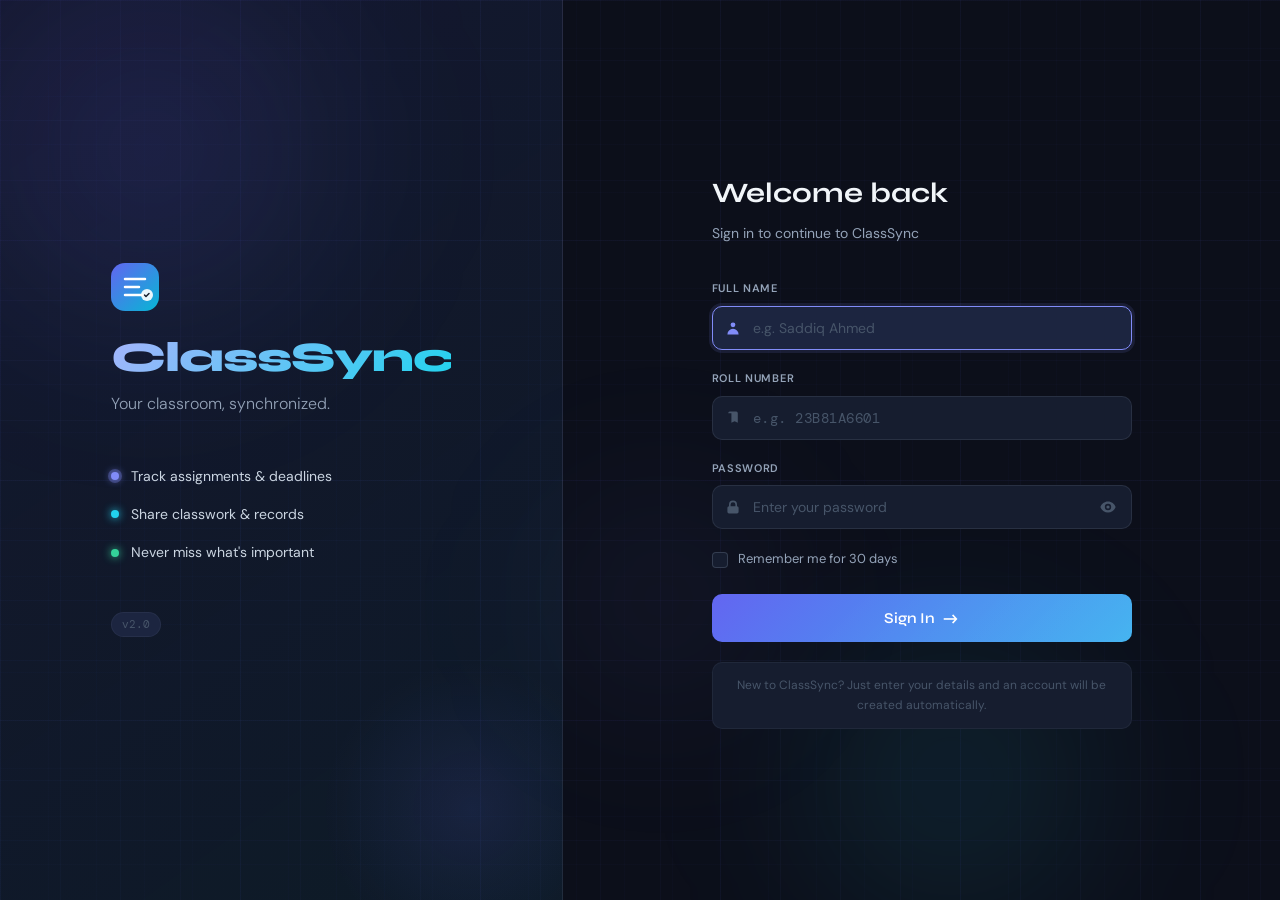
<file: frontend/index.html>
<!DOCTYPE html>
<html lang="en">
<head>
<meta charset="UTF-8">
<meta name="viewport" content="width=device-width, initial-scale=1.0">
<title>ClassSync — Dashboard</title>
<link href="https://fonts.googleapis.com/css2?family=Syne:wght@400;500;600;700;800&family=DM+Mono:wght@400;500&family=DM+Sans:wght@300;400;500;600&display=swap" rel="stylesheet">
<link rel="stylesheet" href="style.css">
</head>
<body>

<div class="sidebar-overlay" id="sidebarOverlay" onclick="closeSidebar()"></div>

<div class="app-layout">

  <!-- SIDEBAR -->
  <aside class="sidebar" id="sidebar">
    <div class="sidebar-header">
      <div class="sidebar-logo">
        <svg width="32" height="32" viewBox="0 0 48 48" fill="none">
          <rect width="48" height="48" rx="13" fill="url(#sgrad)"/>
          <path d="M14 16h20M14 24h14M14 32h18" stroke="white" stroke-width="2.5" stroke-linecap="round"/>
          <circle cx="36" cy="32" r="6" fill="white" fill-opacity="0.9"/>
          <path d="M33.5 32l1.5 1.5 3-3" stroke="#1a1f2e" stroke-width="1.5" stroke-linecap="round" stroke-linejoin="round"/>
          <defs>
            <linearGradient id="sgrad" x1="0" y1="0" x2="48" y2="48">
              <stop stop-color="#6366f1"/><stop offset="1" stop-color="#06b6d4"/>
            </linearGradient>
          </defs>
        </svg>
        <span class="logo-text">ClassSync</span>
      </div>
      <button class="sidebar-close-btn" onclick="closeSidebar()">
        <svg viewBox="0 0 20 20" fill="currentColor"><path fill-rule="evenodd" d="M4.293 4.293a1 1 0 011.414 0L10 8.586l4.293-4.293a1 1 0 111.414 1.414L11.414 10l4.293 4.293a1 1 0 01-1.414 1.414L10 11.414l-4.293 4.293a1 1 0 01-1.414-1.414L8.586 10 4.293 5.707a1 1 0 010-1.414z"/></svg>
      </button>
    </div>

    <nav class="sidebar-nav">
      <div class="nav-group-label">Browse</div>

      <button class="nav-item active" onclick="setCategory('all',this)" data-cat="all">
        <span class="nav-item-icon">
          <svg viewBox="0 0 20 20" fill="currentColor"><path d="M2 4a1 1 0 011-1h2a1 1 0 011 1v12a1 1 0 01-1 1H3a1 1 0 01-1-1V4zm6-1h2a1 1 0 011 1v12a1 1 0 01-1 1H8a1 1 0 01-1-1V4a1 1 0 011-1zm5 0h2a1 1 0 011 1v12a1 1 0 01-1 1h-2a1 1 0 01-1-1V4a1 1 0 011-1z"/></svg>
        </span>
        <span class="nav-item-label">All Posts</span>
        <span class="nav-item-count" id="cnt-all">0</span>
      </button>

      <button class="nav-item" onclick="setCategory('assignment',this)" data-cat="assignment">
        <span class="nav-item-icon">
          <svg viewBox="0 0 20 20" fill="currentColor"><path d="M9 2a1 1 0 000 2h2a1 1 0 100-2H9z"/><path fill-rule="evenodd" d="M4 5a2 2 0 012-2 3 3 0 003 3h2a3 3 0 003-3 2 2 0 012 2v11a2 2 0 01-2 2H6a2 2 0 01-2-2V5zm3 4a1 1 0 000 2h.01a1 1 0 100-2H7zm3 0a1 1 0 000 2h3a1 1 0 100-2h-3zm-3 4a1 1 0 100 2h.01a1 1 0 100-2H7zm3 0a1 1 0 100 2h3a1 1 0 100-2h-3z"/></svg>
        </span>
        <span class="nav-item-label">Assignments</span>
        <span class="nav-item-count" id="cnt-assignment">0</span>
      </button>

      <button class="nav-item" onclick="setCategory('record',this)" data-cat="record">
        <span class="nav-item-icon">
          <svg viewBox="0 0 20 20" fill="currentColor"><path fill-rule="evenodd" d="M4 4a2 2 0 012-2h4.586A2 2 0 0112 2.586L15.414 6A2 2 0 0116 7.414V16a2 2 0 01-2 2H6a2 2 0 01-2-2V4zm2 6a1 1 0 011-1h6a1 1 0 110 2H7a1 1 0 01-1-1zm1 3a1 1 0 100 2h6a1 1 0 100-2H7z"/></svg>
        </span>
        <span class="nav-item-label">Records</span>
        <span class="nav-item-count" id="cnt-record">0</span>
      </button>

      <button class="nav-item" onclick="setCategory('classwork',this)" data-cat="classwork">
        <span class="nav-item-icon">
          <svg viewBox="0 0 20 20" fill="currentColor"><path d="M10.394 2.08a1 1 0 00-.788 0l-7 3a1 1 0 000 1.84L5.25 8.051a.999.999 0 01.356-.257l4-1.714a1 1 0 11.788 1.838L7.667 9.088l1.94.831a1 1 0 00.787 0l7-3a1 1 0 000-1.838l-7-3zM3.31 9.397L5 10.12v4.102a8.969 8.969 0 00-1.05-.174 1 1 0 01-.89-.89 11.115 11.115 0 01.25-3.762zM9.3 16.573A9.026 9.026 0 007 14.935v-3.957l1.818.78a3 3 0 002.364 0l5.508-2.361a11.026 11.026 0 01.25 3.762 1 1 0 01-.89.89 8.968 8.968 0 00-5.35 2.524 1 1 0 01-1.4 0zM6 18a1 1 0 001-1v-2.065a8.935 8.935 0 00-2-.712V17a1 1 0 001 1z"/></svg>
        </span>
        <span class="nav-item-label">Classwork</span>
        <span class="nav-item-count" id="cnt-classwork">0</span>
      </button>

      <button class="nav-item" onclick="setCategory('homework',this)" data-cat="homework">
        <span class="nav-item-icon">
          <svg viewBox="0 0 20 20" fill="currentColor"><path d="M10.707 2.293a1 1 0 00-1.414 0l-7 7a1 1 0 001.414 1.414L4 10.414V17a1 1 0 001 1h2a1 1 0 001-1v-2a1 1 0 011-1h2a1 1 0 011 1v2a1 1 0 001 1h2a1 1 0 001-1v-6.586l.293.293a1 1 0 001.414-1.414l-7-7z"/></svg>
        </span>
        <span class="nav-item-label">Homework</span>
        <span class="nav-item-count" id="cnt-homework">0</span>
      </button>

      <button class="nav-item" onclick="setCategory('important',this)" data-cat="important">
        <span class="nav-item-icon">
          <svg viewBox="0 0 20 20" fill="currentColor"><path fill-rule="evenodd" d="M8.257 3.099c.765-1.36 2.722-1.36 3.486 0l5.58 9.92c.75 1.334-.213 2.98-1.742 2.98H4.42c-1.53 0-2.493-1.646-1.743-2.98l5.58-9.92zM11 13a1 1 0 11-2 0 1 1 0 012 0zm-1-8a1 1 0 00-1 1v3a1 1 0 002 0V6a1 1 0 00-1-1z"/></svg>
        </span>
        <span class="nav-item-label">Important</span>
        <span class="nav-item-count" id="cnt-important">0</span>
      </button>

      <div class="nav-group-label" style="margin-top:20px">Status</div>

      <button class="nav-item" onclick="setFilter('pending',this)">
        <span class="nav-item-icon">
          <svg viewBox="0 0 20 20" fill="currentColor"><path fill-rule="evenodd" d="M10 18a8 8 0 100-16 8 8 0 000 16zm1-12a1 1 0 10-2 0v4a1 1 0 00.293.707l2.828 2.829a1 1 0 101.415-1.415L11 9.586V6z"/></svg>
        </span>
        <span class="nav-item-label">Pending</span>
        <span class="nav-item-count" id="cnt-pending">0</span>
      </button>

      <button class="nav-item" onclick="setFilter('done',this)">
        <span class="nav-item-icon">
          <svg viewBox="0 0 20 20" fill="currentColor"><path fill-rule="evenodd" d="M10 18a8 8 0 100-16 8 8 0 000 16zm3.707-9.293a1 1 0 00-1.414-1.414L9 10.586 7.707 9.293a1 1 0 00-1.414 1.414l2 2a1 1 0 001.414 0l4-4z"/></svg>
        </span>
        <span class="nav-item-label">Completed</span>
        <span class="nav-item-count" id="cnt-done">0</span>
      </button>
    </nav>

    <div class="sidebar-bottom">
      <div class="user-card">
        <div class="user-avatar" id="userAvatar">?</div>
        <div class="user-details">
          <div class="user-name" id="userNameDisplay">—</div>
          <div class="user-roll" id="userRollDisplay">—</div>
        </div>
        <button class="user-menu-btn" onclick="doLogout()" title="Sign out">
          <svg viewBox="0 0 20 20" fill="currentColor"><path fill-rule="evenodd" d="M3 3a1 1 0 00-1 1v12a1 1 0 102 0V4a1 1 0 00-1-1zm10.293 9.293a1 1 0 001.414 1.414l3-3a1 1 0 000-1.414l-3-3a1 1 0 10-1.414 1.414L14.586 9H7a1 1 0 100 2h7.586l-1.293 1.293z"/></svg>
        </button>
      </div>
    </div>
  </aside>

  <!-- MAIN CONTENT -->
  <div class="main-content">

    <!-- TOPBAR -->
    <header class="topbar">
      <button class="hamburger" onclick="toggleSidebar()" aria-label="Menu">
        <svg viewBox="0 0 20 20" fill="currentColor"><path fill-rule="evenodd" d="M3 5a1 1 0 011-1h12a1 1 0 110 2H4a1 1 0 01-1-1zM3 10a1 1 0 011-1h12a1 1 0 110 2H4a1 1 0 01-1-1zM3 15a1 1 0 011-1h6a1 1 0 110 2H4a1 1 0 01-1-1z"/></svg>
      </button>

      <div class="topbar-title" id="topbarTitle">All Posts</div>

      <div class="search-box">
        <svg class="search-icon" viewBox="0 0 20 20" fill="currentColor"><path fill-rule="evenodd" d="M8 4a4 4 0 100 8 4 4 0 000-8zM2 8a6 6 0 1110.89 3.476l4.817 4.817a1 1 0 01-1.414 1.414l-4.816-4.816A6 6 0 012 8z"/></svg>
        <input id="searchInput" placeholder="Search posts…" oninput="debounceSearch()" autocomplete="off">
        <button class="search-clear" id="searchClear" onclick="clearSearch()" style="display:none">
          <svg viewBox="0 0 20 20" fill="currentColor"><path fill-rule="evenodd" d="M4.293 4.293a1 1 0 011.414 0L10 8.586l4.293-4.293a1 1 0 111.414 1.414L11.414 10l4.293 4.293a1 1 0 01-1.414 1.414L10 11.414l-4.293 4.293a1 1 0 01-1.414-1.414L8.586 10 4.293 5.707a1 1 0 010-1.414z"/></svg>
        </button>
      </div>

      <div class="topbar-actions">
        <div class="sort-wrap">
          <svg class="sort-icon" viewBox="0 0 20 20" fill="currentColor"><path d="M3 3a1 1 0 000 2h11a1 1 0 100-2H3zM3 7a1 1 0 000 2h7a1 1 0 100-2H3zM3 11a1 1 0 100 2h4a1 1 0 100-2H3z"/></svg>
          <select class="sort-select" id="sortSelect" onchange="fetchAndRender()">
            <option value="newest">Newest</option>
            <option value="oldest">Oldest</option>
            <option value="due">Due Date</option>
            <option value="subject">Subject</option>
          </select>
        </div>

        <div class="view-toggle">
          <button class="view-btn active" id="gridViewBtn" onclick="setView('grid')" title="Grid view">
            <svg viewBox="0 0 20 20" fill="currentColor"><path d="M5 3a2 2 0 00-2 2v2a2 2 0 002 2h2a2 2 0 002-2V5a2 2 0 00-2-2H5zm0 8a2 2 0 00-2 2v2a2 2 0 002 2h2a2 2 0 002-2v-2a2 2 0 00-2-2H5zm6-8a2 2 0 00-2 2v2a2 2 0 002 2h2a2 2 0 002-2V5a2 2 0 00-2-2h-2zm0 8a2 2 0 00-2 2v2a2 2 0 002 2h2a2 2 0 002-2v-2a2 2 0 00-2-2h-2z"/></svg>
          </button>
          <button class="view-btn" id="listViewBtn" onclick="setView('list')" title="List view">
            <svg viewBox="0 0 20 20" fill="currentColor"><path fill-rule="evenodd" d="M3 4a1 1 0 011-1h12a1 1 0 110 2H4a1 1 0 01-1-1zm0 4a1 1 0 011-1h12a1 1 0 110 2H4a1 1 0 01-1-1zm0 4a1 1 0 011-1h12a1 1 0 110 2H4a1 1 0 01-1-1zm0 4a1 1 0 011-1h12a1 1 0 110 2H4a1 1 0 01-1-1z"/></svg>
          </button>
        </div>

        <button class="new-post-btn" onclick="openForm()">
          <svg viewBox="0 0 20 20" fill="currentColor"><path fill-rule="evenodd" d="M10 3a1 1 0 011 1v5h5a1 1 0 110 2h-5v5a1 1 0 11-2 0v-5H4a1 1 0 110-2h5V4a1 1 0 011-1z"/></svg>
          <span>New Post</span>
        </button>
      </div>
    </header>

    <!-- STATS STRIP -->
    <div class="stats-strip">
      <div class="stat-card" id="statTotal">
        <div class="stat-num" id="s-total">0</div>
        <div class="stat-label">Total</div>
      </div>
      <div class="stat-divider"></div>
      <div class="stat-card" id="statPending">
        <div class="stat-num pending" id="s-pending">0</div>
        <div class="stat-label">Pending</div>
      </div>
      <div class="stat-divider"></div>
      <div class="stat-card" id="statDone">
        <div class="stat-num done" id="s-done">0</div>
        <div class="stat-label">Done</div>
      </div>
      <div class="stat-divider"></div>
      <div class="stat-card" id="statOverdue">
        <div class="stat-num overdue" id="s-overdue">0</div>
        <div class="stat-label">Overdue</div>
      </div>
    </div>

    <!-- FEED -->
    <div class="feed-container">
      <div class="feed" id="feed"></div>
    </div>
  </div>
</div>

<!-- POST FORM MODAL -->
<div class="modal-backdrop" id="formModal">
  <div class="modal" id="formModalCard">
    <div class="modal-header">
      <div class="modal-title">
        <svg viewBox="0 0 20 20" fill="currentColor"><path d="M13.586 3.586a2 2 0 112.828 2.828l-.793.793-2.828-2.828.793-.793zM11.379 5.793L3 14.172V17h2.828l8.38-8.379-2.83-2.828z"/></svg>
        <span id="modalTitleText">New Post</span>
      </div>
      <button class="modal-close" onclick="closeForm()">
        <svg viewBox="0 0 20 20" fill="currentColor"><path fill-rule="evenodd" d="M4.293 4.293a1 1 0 011.414 0L10 8.586l4.293-4.293a1 1 0 111.414 1.414L11.414 10l4.293 4.293a1 1 0 01-1.414 1.414L10 11.414l-4.293 4.293a1 1 0 01-1.414-1.414L8.586 10 4.293 5.707a1 1 0 010-1.414z"/></svg>
      </button>
    </div>

    <div class="modal-body">
      <div class="form-row-2">
        <div class="form-field">
          <label>Category</label>
          <div class="select-wrap">
            <select id="f-cat" onchange="onCatChange()">
              <option value="assignment">Assignment</option>
              <option value="record">Record</option>
              <option value="classwork">Classwork</option>
              <option value="homework">Homework</option>
              <option value="important">Important</option>
            </select>
            <svg class="select-arrow" viewBox="0 0 20 20" fill="currentColor"><path fill-rule="evenodd" d="M5.293 7.293a1 1 0 011.414 0L10 10.586l3.293-3.293a1 1 0 111.414 1.414l-4 4a1 1 0 01-1.414 0l-4-4a1 1 0 010-1.414z"/></svg>
          </div>
          <div class="cat-preview" id="catPreview"></div>
        </div>
        <div class="form-field">
          <label>Subject</label>
          <div class="select-wrap">
            <select id="f-sub" onchange="onSubChange()"></select>
            <svg class="select-arrow" viewBox="0 0 20 20" fill="currentColor"><path fill-rule="evenodd" d="M5.293 7.293a1 1 0 011.414 0L10 10.586l3.293-3.293a1 1 0 111.414 1.414l-4 4a1 1 0 01-1.414 0l-4-4a1 1 0 010-1.414z"/></svg>
          </div>
        </div>
      </div>

      <div class="form-field" id="customSubGroup" style="display:none">
        <label>Custom Subject</label>
        <input type="text" id="f-custom" placeholder="Enter subject name…" class="form-input">
      </div>

      <div class="form-field">
        <label>Topic / Title <span class="required">*</span></label>
        <input type="text" id="f-topic" placeholder="What's this about?" class="form-input" maxlength="200">
        <span class="char-count" id="topicCount">0/200</span>
      </div>

      <div class="form-field">
        <label>Details & Notes</label>
        <textarea id="f-extra" placeholder="Page numbers, instructions, additional context…" class="form-textarea" maxlength="1000"></textarea>
        <span class="char-count" id="extraCount">0/1000</span>
      </div>

      <div class="form-row-2">
        <div class="form-field">
          <label>Due Date</label>
          <input type="date" id="f-due" class="form-input">
        </div>
        <div class="form-field">
          <label>Attachment</label>
          <label class="file-drop" for="f-img" id="fileDrop">
            <svg viewBox="0 0 20 20" fill="currentColor"><path fill-rule="evenodd" d="M3 17a1 1 0 011-1h12a1 1 0 110 2H4a1 1 0 01-1-1zM6.293 6.707a1 1 0 010-1.414l3-3a1 1 0 011.414 0l3 3a1 1 0 01-1.414 1.414L11 5.414V13a1 1 0 11-2 0V5.414L7.707 6.707a1 1 0 01-1.414 0z" clip-rule="evenodd"/></svg>
            <span id="fileLabelText">Upload image</span>
            <input type="file" id="f-img" accept="image/*" style="display:none" onchange="onFileChange()">
          </label>
        </div>
      </div>

      <!-- Image preview -->
      <div id="imgPreviewWrap" style="display:none">
        <img id="imgPreview" class="img-preview" alt="preview">
        <button class="img-remove" onclick="removeImg()">Remove</button>
      </div>
    </div>

    <div class="modal-footer">
      <button class="btn-ghost" onclick="closeForm()">Cancel</button>
      <button class="btn-primary" id="submitBtn" onclick="addPost()">
        <span>Publish Post</span>
        <svg viewBox="0 0 20 20" fill="currentColor"><path fill-rule="evenodd" d="M10.293 3.293a1 1 0 011.414 0l6 6a1 1 0 010 1.414l-6 6a1 1 0 01-1.414-1.414L14.586 11H3a1 1 0 110-2h11.586l-4.293-4.293a1 1 0 010-1.414z"/></svg>
      </button>
    </div>
  </div>
</div>

<!-- IMAGE LIGHTBOX -->
<div class="lightbox" id="lightbox" onclick="closeLightbox()">
  <img id="lightboxImg" alt="">
  <button class="lightbox-close" onclick="closeLightbox()">
    <svg viewBox="0 0 20 20" fill="currentColor"><path fill-rule="evenodd" d="M4.293 4.293a1 1 0 011.414 0L10 8.586l4.293-4.293a1 1 0 111.414 1.414L11.414 10l4.293 4.293a1 1 0 01-1.414 1.414L10 11.414l-4.293 4.293a1 1 0 01-1.414-1.414L8.586 10 4.293 5.707a1 1 0 010-1.414z"/></svg>
  </button>
</div>

<div class="toast-wrap" id="toastWrap"></div>
<script src="script.js"></script>
</body>
</html>
</file>
<file: frontend/style.css>
/* ═══════════════════════════════════════════════════════
   CLASSSYNC — DESIGN SYSTEM
   Font: Syne (headings/UI) + DM Sans (body) + DM Mono (code)
   Theme: Dark glass — deep navy with crystalline surfaces
═══════════════════════════════════════════════════════ */

/* ── TOKENS ── */
:root {
  --bg:           #0c0f1a;
  --bg-alt:       #0f1322;
  --surface-0:    #111827;
  --surface-1:    #161d2f;
  --surface-2:    #1c2540;
  --surface-3:    #232e4f;
  --glass:        rgba(22,29,47,0.92);

  --border:       rgba(148,163,184,0.08);
  --border-md:    rgba(148,163,184,0.14);
  --border-hi:    rgba(148,163,184,0.24);

  /* accent palette */
  --violet:       #818cf8;
  --violet-hi:    #a5b4fc;
  --violet-dim:   rgba(129,140,248,0.12);
  --violet-glow:  rgba(129,140,248,0.25);

  --cyan:         #22d3ee;
  --cyan-hi:      #67e8f9;
  --cyan-dim:     rgba(34,211,238,0.12);
  --cyan-glow:    rgba(34,211,238,0.25);

  --emerald:      #34d399;
  --emerald-dim:  rgba(52,211,153,0.12);
  --rose:         #f87171;
  --rose-dim:     rgba(248,113,113,0.12);
  --amber:        #fbbf24;
  --amber-dim:    rgba(251,191,36,0.12);
  --indigo:       #6366f1;
  --indigo-dim:   rgba(99,102,241,0.12);

  --text:         #f1f5f9;
  --text-md:      #cbd5e1;
  --text-dim:     #94a3b8;
  --text-muted:   #475569;

  --radius-sm:    6px;
  --radius:       10px;
  --radius-lg:    16px;
  --radius-xl:    22px;

  --ease:         cubic-bezier(0.4, 0, 0.2, 1);
  --ease-spring:  cubic-bezier(0.34, 1.56, 0.64, 1);
  --t:            0.18s;

  --shadow-sm:    0 1px 3px rgba(0,0,0,0.4);
  --shadow:       0 4px 16px rgba(0,0,0,0.5);
  --shadow-lg:    0 12px 40px rgba(0,0,0,0.6);

  --sidebar-w:    240px;
}

/* ── RESET ── */
*, *::before, *::after { margin:0; padding:0; box-sizing:border-box; }
html { scroll-behavior: smooth; }

body {
  font-family: 'DM Sans', system-ui, sans-serif;
  font-size: 14px;
  line-height: 1.6;
  background: var(--bg);
  color: var(--text);
  min-height: 100vh;
  overflow-x: hidden;
  -webkit-font-smoothing: antialiased;
}

/* subtle grid pattern */
body::before {
  content: '';
  position: fixed;
  inset: 0;
  background-image:
    linear-gradient(rgba(99,102,241,0.025) 1px, transparent 1px),
    linear-gradient(90deg, rgba(99,102,241,0.025) 1px, transparent 1px);
  background-size: 48px 48px;
  pointer-events: none;
  z-index: 0;
}

/* ═══════════════════════════════════════
   LOGIN PAGE
═══════════════════════════════════════ */

.login-page {
  display: flex;
  align-items: stretch;
  min-height: 100vh;
}

/* animated background orbs */
.login-bg-art {
  position: fixed;
  inset: 0;
  pointer-events: none;
  z-index: 0;
  overflow: hidden;
}

.orb {
  position: absolute;
  border-radius: 50%;
  filter: blur(80px);
  animation: orbFloat 8s ease-in-out infinite;
}
.orb-1 {
  width: 500px; height: 500px;
  background: radial-gradient(circle, rgba(99,102,241,0.18) 0%, transparent 70%);
  top: -100px; left: -100px;
  animation-delay: 0s;
}
.orb-2 {
  width: 400px; height: 400px;
  background: radial-gradient(circle, rgba(34,211,238,0.14) 0%, transparent 70%);
  bottom: -80px; right: 10%;
  animation-delay: -3s;
}
.orb-3 {
  width: 300px; height: 300px;
  background: radial-gradient(circle, rgba(129,140,248,0.1) 0%, transparent 70%);
  top: 50%; left: 40%;
  animation-delay: -5s;
}

@keyframes orbFloat {
  0%, 100% { transform: translate(0,0) scale(1); }
  33%       { transform: translate(30px,-20px) scale(1.05); }
  66%       { transform: translate(-20px,15px) scale(0.97); }
}

.grid-lines {
  position: absolute;
  inset: 0;
  background-image:
    linear-gradient(rgba(99,102,241,0.04) 1px, transparent 1px),
    linear-gradient(90deg, rgba(99,102,241,0.04) 1px, transparent 1px);
  background-size: 60px 60px;
}

/* layout */
.login-layout {
  position: relative;
  z-index: 1;
  display: flex;
  width: 100%;
  min-height: 100vh;
}

/* left branding panel */
.login-brand {
  flex: 0 0 44%;
  background: linear-gradient(145deg, rgba(99,102,241,0.1) 0%, rgba(34,211,238,0.06) 100%);
  border-right: 1px solid var(--border-md);
  display: flex;
  align-items: center;
  justify-content: center;
  padding: 60px 50px;
  position: relative;
  overflow: hidden;
}

.login-brand::after {
  content: '';
  position: absolute;
  bottom: -60px;
  right: -60px;
  width: 300px;
  height: 300px;
  border-radius: 50%;
  background: radial-gradient(circle, rgba(99,102,241,0.12) 0%, transparent 70%);
  pointer-events: none;
}

.brand-content {
  max-width: 340px;
  animation: fadeInLeft 0.7s var(--ease) both;
}

@keyframes fadeInLeft {
  from { opacity:0; transform:translateX(-20px); }
  to   { opacity:1; transform:translateX(0); }
}

.brand-mark {
  margin-bottom: 20px;
}

.brand-name {
  font-family: 'Syne', sans-serif;
  font-size: 42px;
  font-weight: 800;
  letter-spacing: -1px;
  background: linear-gradient(135deg, var(--violet-hi), var(--cyan));
  -webkit-background-clip: text;
  -webkit-text-fill-color: transparent;
  background-clip: text;
  line-height: 1;
  margin-bottom: 12px;
}

.brand-tagline {
  font-size: 16px;
  color: var(--text-dim);
  margin-bottom: 48px;
  font-weight: 300;
}

.brand-features {
  display: flex;
  flex-direction: column;
  gap: 16px;
  margin-bottom: 48px;
}

.feature-item {
  display: flex;
  align-items: center;
  gap: 12px;
  font-size: 14px;
  color: var(--text-md);
}

.feature-dot {
  width: 8px;
  height: 8px;
  border-radius: 50%;
  flex-shrink: 0;
  position: relative;
}

.feature-dot::after {
  content: '';
  position: absolute;
  inset: -3px;
  border-radius: 50%;
  opacity: 0.3;
}

.dot-violet { background: var(--violet); box-shadow: 0 0 8px var(--violet); }
.dot-violet::after { background: var(--violet); }
.dot-cyan { background: var(--cyan); box-shadow: 0 0 8px var(--cyan); }
.dot-emerald { background: var(--emerald); box-shadow: 0 0 8px var(--emerald); }

.brand-footer {
  display: flex;
  align-items: center;
  gap: 12px;
}

.version-tag {
  font-family: 'DM Mono', monospace;
  font-size: 11px;
  color: var(--text-muted);
  background: var(--surface-2);
  border: 1px solid var(--border);
  padding: 3px 10px;
  border-radius: 20px;
}

/* right form panel */
.login-form-panel {
  flex: 1;
  display: flex;
  align-items: center;
  justify-content: center;
  padding: 40px 40px;
}

.login-card {
  width: 100%;
  max-width: 420px;
  animation: slideInRight 0.6s var(--ease-spring) both;
  animation-delay: 0.1s;
}

@keyframes slideInRight {
  from { opacity:0; transform:translateY(24px) scale(0.97); }
  to   { opacity:1; transform:translateY(0) scale(1); }
}

.card-header {
  margin-bottom: 36px;
}

.card-header h2 {
  font-family: 'Syne', sans-serif;
  font-size: 28px;
  font-weight: 700;
  color: var(--text);
  margin-bottom: 6px;
}

.card-header p {
  font-size: 14px;
  color: var(--text-dim);
}

/* form fields */
.field-group { margin-bottom: 20px; }

.field-label {
  display: block;
  font-size: 11px;
  font-weight: 600;
  color: var(--text-dim);
  text-transform: uppercase;
  letter-spacing: 0.7px;
  margin-bottom: 8px;
}

.field-input-wrap {
  position: relative;
}

.field-icon {
  position: absolute;
  left: 13px;
  top: 50%;
  transform: translateY(-50%);
  width: 16px;
  height: 16px;
  color: var(--text-muted);
  pointer-events: none;
  transition: color var(--t) var(--ease);
}

.field-input {
  width: 100%;
  padding: 12px 16px 12px 40px;
  background: var(--surface-1);
  border: 1px solid var(--border-md);
  border-radius: var(--radius);
  color: var(--text);
  font-family: 'DM Sans', sans-serif;
  font-size: 14px;
  outline: none;
  transition: border-color var(--t) var(--ease), background var(--t) var(--ease), box-shadow var(--t) var(--ease);
}

.field-input.mono {
  font-family: 'DM Mono', monospace;
  letter-spacing: 0.5px;
}

.field-input:focus {
  border-color: var(--violet);
  background: var(--surface-2);
  box-shadow: 0 0 0 3px var(--violet-dim);
}

.field-input-wrap:focus-within .field-icon { color: var(--violet); }

.field-input::placeholder { color: var(--text-muted); }

.eye-toggle {
  position: absolute;
  right: 12px;
  top: 50%;
  transform: translateY(-50%);
  background: none;
  border: none;
  cursor: pointer;
  padding: 4px;
  border-radius: var(--radius-sm);
  color: var(--text-muted);
  transition: color var(--t) var(--ease), background var(--t);
  display: flex;
  align-items: center;
}

.eye-toggle svg { width: 16px; height: 16px; }
.eye-toggle:hover { color: var(--text); background: var(--surface-2); }

/* remember row */
.remember-row { margin-bottom: 24px; }

.checkbox-wrap {
  display: flex;
  align-items: center;
  gap: 10px;
  cursor: pointer;
  font-size: 13px;
  color: var(--text-dim);
  user-select: none;
}

.checkbox-wrap input[type=checkbox] { display: none; }

.checkmark {
  width: 16px;
  height: 16px;
  border: 1.5px solid var(--border-hi);
  border-radius: 4px;
  flex-shrink: 0;
  transition: all var(--t) var(--ease);
  position: relative;
  background: var(--surface-1);
}

.checkbox-wrap input:checked + .checkmark {
  background: var(--violet);
  border-color: var(--violet);
}

.checkbox-wrap input:checked + .checkmark::after {
  content: '';
  position: absolute;
  left: 4px; top: 2px;
  width: 5px; height: 8px;
  border: 2px solid white;
  border-top: none; border-left: none;
  transform: rotate(45deg);
}

/* sign in button */
.signin-btn {
  width: 100%;
  padding: 13px 24px;
  background: linear-gradient(135deg, var(--indigo), var(--cyan) 150%);
  border: none;
  border-radius: var(--radius);
  color: white;
  font-family: 'Syne', sans-serif;
  font-size: 15px;
  font-weight: 600;
  cursor: pointer;
  transition: transform var(--t) var(--ease), filter var(--t) var(--ease), box-shadow var(--t) var(--ease);
  display: flex;
  align-items: center;
  justify-content: center;
  gap: 8px;
  position: relative;
  overflow: hidden;
}

.signin-btn::before {
  content: '';
  position: absolute;
  inset: 0;
  background: linear-gradient(135deg, transparent 30%, rgba(255,255,255,0.07));
}

.signin-btn:hover {
  transform: translateY(-2px);
  box-shadow: 0 8px 30px rgba(99,102,241,0.35);
  filter: brightness(1.08);
}

.signin-btn:active { transform: translateY(0); }

.btn-arrow { transition: transform var(--t) var(--ease); font-size: 18px; }
.signin-btn:hover .btn-arrow { transform: translateX(3px); }

.btn-spinner svg {
  width: 18px; height: 18px;
  animation: spin 0.8s linear infinite;
}

@keyframes spin { to { transform: rotate(360deg); } }

/* error */
.login-error {
  display: none;
  align-items: center;
  gap: 8px;
  margin-top: 16px;
  padding: 11px 14px;
  background: var(--rose-dim);
  border: 1px solid rgba(248,113,113,0.25);
  border-radius: var(--radius);
  color: var(--rose);
  font-size: 13px;
}

.login-error svg { width: 16px; height: 16px; flex-shrink: 0; }
.login-error.visible { display: flex; animation: shake 0.4s var(--ease); }

@keyframes shake {
  0%,100% { transform:translateX(0); }
  20%      { transform:translateX(-5px); }
  40%      { transform:translateX(5px); }
  60%      { transform:translateX(-3px); }
  80%      { transform:translateX(3px); }
}

.login-hint {
  margin-top: 20px;
  font-size: 12px;
  color: var(--text-muted);
  text-align: center;
  line-height: 1.7;
  padding: 12px;
  background: var(--surface-1);
  border-radius: var(--radius);
  border: 1px solid var(--border);
}

/* ═══════════════════════════════════════
   APP LAYOUT
═══════════════════════════════════════ */

.app-layout {
  display: flex;
  position: relative;
  z-index: 1;
  min-height: 100vh;
}

/* ── SIDEBAR ── */
.sidebar {
  position: fixed;
  left: 0; top: 0; bottom: 0;
  width: var(--sidebar-w);
  background: var(--surface-0);
  border-right: 1px solid var(--border);
  display: flex;
  flex-direction: column;
  z-index: 100;
  transition: transform var(--t) var(--ease);
}

.sidebar-header {
  display: flex;
  align-items: center;
  justify-content: space-between;
  padding: 20px 18px 24px;
  border-bottom: 1px solid var(--border);
}

.sidebar-logo {
  display: flex;
  align-items: center;
  gap: 10px;
}

.logo-text {
  font-family: 'Syne', sans-serif;
  font-size: 18px;
  font-weight: 700;
  background: linear-gradient(135deg, var(--violet-hi), var(--cyan));
  -webkit-background-clip: text;
  -webkit-text-fill-color: transparent;
  background-clip: text;
}

.sidebar-close-btn {
  display: none;
  background: none;
  border: none;
  color: var(--text-muted);
  cursor: pointer;
  padding: 4px;
  border-radius: var(--radius-sm);
}
.sidebar-close-btn svg { width: 16px; height: 16px; }

/* navigation */
.sidebar-nav {
  flex: 1;
  padding: 16px 12px;
  overflow-y: auto;
  overflow-x: hidden;
}

.nav-group-label {
  font-size: 10px;
  font-weight: 700;
  text-transform: uppercase;
  letter-spacing: 1px;
  color: var(--text-muted);
  padding: 0 8px;
  margin-bottom: 6px;
}

.nav-item {
  display: flex;
  align-items: center;
  gap: 10px;
  width: 100%;
  padding: 8px 10px;
  border: none;
  border-radius: var(--radius);
  background: none;
  color: var(--text-dim);
  font-family: 'DM Sans', sans-serif;
  font-size: 13.5px;
  font-weight: 500;
  cursor: pointer;
  text-align: left;
  transition: background var(--t) var(--ease), color var(--t) var(--ease);
  margin-bottom: 2px;
}

.nav-item:hover { background: var(--surface-2); color: var(--text-md); }

.nav-item.active {
  background: var(--violet-dim);
  color: var(--violet-hi);
  font-weight: 600;
}

.nav-item-icon {
  width: 32px; height: 32px;
  background: var(--surface-2);
  border-radius: var(--radius-sm);
  display: flex;
  align-items: center;
  justify-content: center;
  flex-shrink: 0;
  transition: background var(--t) var(--ease);
}

.nav-item-icon svg { width: 14px; height: 14px; }

.nav-item.active .nav-item-icon {
  background: var(--violet-dim);
}

.nav-item-label { flex: 1; }

.nav-item-count {
  font-family: 'DM Mono', monospace;
  font-size: 11px;
  font-weight: 500;
  color: var(--text-muted);
  background: var(--surface-3);
  padding: 1px 7px;
  border-radius: 20px;
  min-width: 24px;
  text-align: center;
}

.nav-item.active .nav-item-count {
  background: rgba(129,140,248,0.2);
  color: var(--violet-hi);
}

/* sidebar bottom */
.sidebar-bottom {
  padding: 14px 12px;
  border-top: 1px solid var(--border);
}

.user-card {
  display: flex;
  align-items: center;
  gap: 10px;
  padding: 10px;
  border-radius: var(--radius);
  background: var(--surface-1);
  border: 1px solid var(--border);
  transition: background var(--t);
}

.user-avatar {
  width: 36px; height: 36px;
  border-radius: var(--radius-sm);
  background: linear-gradient(135deg, var(--indigo), var(--cyan));
  display: flex;
  align-items: center;
  justify-content: center;
  font-family: 'Syne', sans-serif;
  font-size: 14px;
  font-weight: 700;
  color: white;
  flex-shrink: 0;
}

.user-details { flex: 1; min-width: 0; }
.user-name { font-size: 13px; font-weight: 600; color: var(--text); white-space: nowrap; overflow: hidden; text-overflow: ellipsis; }
.user-roll { font-family: 'DM Mono', monospace; font-size: 10px; color: var(--text-muted); }

.user-menu-btn {
  background: none;
  border: none;
  color: var(--text-muted);
  cursor: pointer;
  padding: 4px;
  border-radius: var(--radius-sm);
  transition: color var(--t), background var(--t);
  display: flex;
  align-items: center;
}
.user-menu-btn svg { width: 16px; height: 16px; }
.user-menu-btn:hover { color: var(--rose); background: var(--rose-dim); }

/* ── MAIN CONTENT ── */
.main-content {
  margin-left: var(--sidebar-w);
  display: flex;
  flex-direction: column;
  min-height: 100vh;
  width: calc(100% - var(--sidebar-w));
}

/* ── TOPBAR ── */
.topbar {
  position: sticky;
  top: 0;
  z-index: 50;
  display: flex;
  align-items: center;
  gap: 12px;
  padding: 14px 24px;
  background: rgba(12,15,26,0.85);
  backdrop-filter: blur(12px);
  border-bottom: 1px solid var(--border);
}

.hamburger {
  display: none;
  background: none;
  border: 1px solid var(--border-md);
  border-radius: var(--radius);
  color: var(--text-dim);
  padding: 7px 9px;
  cursor: pointer;
  transition: all var(--t);
}
.hamburger svg { width: 18px; height: 18px; display: block; }
.hamburger:hover { border-color: var(--border-hi); color: var(--text); background: var(--surface-1); }

.topbar-title {
  font-family: 'Syne', sans-serif;
  font-size: 18px;
  font-weight: 700;
  color: var(--text);
  white-space: nowrap;
  min-width: 100px;
  display: none;
}

/* search */
.search-box {
  flex: 1;
  position: relative;
  max-width: 380px;
}

.search-icon {
  position: absolute;
  left: 12px; top: 50%;
  transform: translateY(-50%);
  width: 15px; height: 15px;
  color: var(--text-muted);
  pointer-events: none;
}

.search-box input {
  width: 100%;
  padding: 9px 36px 9px 36px;
  background: var(--surface-1);
  border: 1px solid var(--border-md);
  border-radius: var(--radius-xl);
  color: var(--text);
  font-family: 'DM Sans', sans-serif;
  font-size: 13.5px;
  outline: none;
  transition: all var(--t) var(--ease);
}

.search-box input:focus {
  border-color: var(--violet);
  background: var(--surface-2);
  box-shadow: 0 0 0 3px var(--violet-dim);
}

.search-box input::placeholder { color: var(--text-muted); }

.search-clear {
  position: absolute;
  right: 8px; top: 50%;
  transform: translateY(-50%);
  background: none;
  border: none;
  color: var(--text-muted);
  cursor: pointer;
  padding: 3px;
  border-radius: 50%;
  display: flex;
  transition: color var(--t), background var(--t);
}
.search-clear svg { width: 14px; height: 14px; }
.search-clear:hover { color: var(--text); background: var(--surface-2); }

.topbar-actions {
  display: flex;
  align-items: center;
  gap: 8px;
  margin-left: auto;
}

/* sort */
.sort-wrap {
  position: relative;
  display: flex;
  align-items: center;
}

.sort-icon {
  position: absolute;
  left: 10px;
  width: 14px; height: 14px;
  color: var(--text-muted);
  pointer-events: none;
}

.sort-select {
  padding: 8px 12px 8px 30px;
  background: var(--surface-1);
  border: 1px solid var(--border-md);
  border-radius: var(--radius);
  color: var(--text-dim);
  font-family: 'DM Sans', sans-serif;
  font-size: 13px;
  outline: none;
  cursor: pointer;
  appearance: none;
  transition: all var(--t);
}
.sort-select:focus { border-color: var(--violet); }

/* view toggle */
.view-toggle {
  display: flex;
  background: var(--surface-1);
  border: 1px solid var(--border-md);
  border-radius: var(--radius);
  overflow: hidden;
  padding: 3px;
  gap: 2px;
}

.view-btn {
  padding: 5px 8px;
  background: none;
  border: none;
  color: var(--text-muted);
  cursor: pointer;
  border-radius: calc(var(--radius) - 3px);
  transition: all var(--t) var(--ease);
  display: flex;
}
.view-btn svg { width: 15px; height: 15px; display: block; }
.view-btn:hover { background: var(--surface-2); color: var(--text-dim); }
.view-btn.active { background: var(--surface-3); color: var(--violet-hi); }

/* new post button */
.new-post-btn {
  display: flex;
  align-items: center;
  gap: 6px;
  padding: 8px 16px;
  background: linear-gradient(135deg, var(--indigo), #4f8ef7);
  border: none;
  border-radius: var(--radius);
  color: white;
  font-family: 'DM Sans', sans-serif;
  font-size: 13.5px;
  font-weight: 600;
  cursor: pointer;
  transition: transform var(--t) var(--ease), box-shadow var(--t) var(--ease), filter var(--t);
  white-space: nowrap;
}
.new-post-btn svg { width: 16px; height: 16px; }
.new-post-btn:hover { transform: translateY(-1px); box-shadow: 0 4px 16px rgba(99,102,241,0.4); filter: brightness(1.08); }
.new-post-btn:active { transform: translateY(0); }

/* ── STATS STRIP ── */
.stats-strip {
  display: flex;
  align-items: center;
  gap: 0;
  padding: 0 24px;
  background: var(--surface-0);
  border-bottom: 1px solid var(--border);
  overflow-x: auto;
}

.stat-card {
  display: flex;
  flex-direction: column;
  align-items: center;
  padding: 14px 24px;
  cursor: default;
  transition: background var(--t);
}

.stat-card:hover { background: var(--surface-1); }

.stat-num {
  font-family: 'Syne', sans-serif;
  font-size: 24px;
  font-weight: 700;
  color: var(--cyan);
  line-height: 1;
  transition: all var(--t) var(--ease);
}

.stat-num.pending { color: var(--amber); }
.stat-num.done    { color: var(--emerald); }
.stat-num.overdue { color: var(--rose); }

.stat-label {
  font-size: 11px;
  color: var(--text-muted);
  text-transform: uppercase;
  letter-spacing: 0.6px;
  margin-top: 4px;
}

.stat-divider {
  width: 1px;
  height: 36px;
  background: var(--border);
  flex-shrink: 0;
}

/* ── FEED ── */
.feed-container {
  flex: 1;
  padding: 24px;
  overflow-y: auto;
}

.feed {
  display: grid;
  grid-template-columns: repeat(auto-fill, minmax(296px, 1fr));
  gap: 14px;
  max-width: 1280px;
}

/* empty state */
.empty-state {
  grid-column: 1/-1;
  display: flex;
  flex-direction: column;
  align-items: center;
  justify-content: center;
  padding: 80px 20px;
  color: var(--text-muted);
  text-align: center;
}

.empty-icon {
  width: 64px; height: 64px;
  margin-bottom: 20px;
  opacity: 0.3;
  color: var(--violet);
}

.empty-icon svg { width: 100%; height: 100%; }

.empty-title {
  font-family: 'Syne', sans-serif;
  font-size: 18px;
  font-weight: 600;
  color: var(--text-dim);
  margin-bottom: 8px;
}

.empty-desc { font-size: 14px; color: var(--text-muted); }

/* loading skeleton */
.skeleton-card {
  background: var(--surface-1);
  border: 1px solid var(--border);
  border-radius: var(--radius-lg);
  overflow: hidden;
  height: 180px;
  animation: skeletonPulse 1.5s ease-in-out infinite;
}

@keyframes skeletonPulse {
  0%,100% { opacity: 0.6; }
  50%      { opacity: 1; }
}

/* ── POST CARD ── */
.post-card {
  background: var(--surface-1);
  border: 1px solid var(--border);
  border-radius: var(--radius-lg);
  overflow: hidden;
  transition: border-color var(--t) var(--ease), transform var(--t) var(--ease), box-shadow var(--t) var(--ease);
  animation: cardIn 0.35s var(--ease) both;
  position: relative;
}

@keyframes cardIn {
  from { opacity:0; transform:translateY(10px) scale(0.98); }
  to   { opacity:1; transform:translateY(0) scale(1); }
}

.post-card:hover {
  border-color: var(--border-hi);
  transform: translateY(-3px);
  box-shadow: var(--shadow-lg);
}

.post-card.is-done {
  opacity: 0.5;
}

.post-card.is-done:hover {
  opacity: 0.75;
}

/* color accent bar */
.card-accent {
  height: 3px;
  width: 100%;
}

.card-body { padding: 16px; }

.card-top {
  display: flex;
  align-items: center;
  justify-content: space-between;
  margin-bottom: 10px;
  gap: 8px;
}

.card-badges { display: flex; gap: 6px; flex-wrap: wrap; }

.badge {
  font-family: 'DM Mono', monospace;
  font-size: 10px;
  font-weight: 500;
  letter-spacing: 0.5px;
  text-transform: uppercase;
  padding: 3px 9px;
  border-radius: 20px;
  white-space: nowrap;
}

.badge-assignment { background: var(--violet-dim); color: var(--violet-hi); border: 1px solid rgba(129,140,248,0.2); }
.badge-record     { background: var(--emerald-dim); color: var(--emerald); border: 1px solid rgba(52,211,153,0.2); }
.badge-classwork  { background: var(--cyan-dim); color: var(--cyan-hi); border: 1px solid rgba(34,211,238,0.2); }
.badge-homework   { background: var(--amber-dim); color: var(--amber); border: 1px solid rgba(251,191,36,0.2); }
.badge-important  { background: var(--rose-dim); color: var(--rose); border: 1px solid rgba(248,113,113,0.2); }
.badge-pinned     { background: rgba(251,191,36,0.1); color: var(--amber); border: 1px solid rgba(251,191,36,0.2); }
.badge-done       { background: var(--emerald-dim); color: var(--emerald); border: 1px solid rgba(52,211,153,0.2); }

.accent-assignment { background: var(--violet); }
.accent-record     { background: var(--emerald); }
.accent-classwork  { background: var(--cyan); }
.accent-homework   { background: var(--amber); }
.accent-important  { background: var(--rose); }

.card-subject {
  font-family: 'Syne', sans-serif;
  font-size: 15px;
  font-weight: 700;
  color: var(--text);
  white-space: nowrap;
  overflow: hidden;
  text-overflow: ellipsis;
}

.card-topic {
  font-size: 13.5px;
  color: var(--text-md);
  line-height: 1.5;
  margin-bottom: 10px;
}

.card-extra {
  font-size: 12px;
  color: var(--text-dim);
  background: var(--surface-2);
  border-left: 2px solid var(--border-hi);
  padding: 8px 12px;
  border-radius: 0 var(--radius-sm) var(--radius-sm) 0;
  margin-bottom: 12px;
  line-height: 1.6;
  font-style: italic;
}

.card-img {
  width: 100%;
  border-radius: var(--radius);
  margin-bottom: 12px;
  max-height: 180px;
  object-fit: cover;
  cursor: zoom-in;
  transition: transform var(--t) var(--ease);
  display: block;
}
.card-img:hover { transform: scale(1.01); }

.card-meta {
  display: flex;
  flex-wrap: wrap;
  align-items: center;
  gap: 8px;
  margin-bottom: 12px;
}

.meta-item {
  display: flex;
  align-items: center;
  gap: 4px;
  font-family: 'DM Mono', monospace;
  font-size: 10.5px;
  color: var(--text-muted);
}

.meta-item svg { width: 11px; height: 11px; }

.meta-item.due-urgent { color: var(--rose); }
.meta-item.due-soon   { color: var(--amber); }
.meta-item.due-ok     { color: var(--emerald); }

.meta-author {
  font-family: 'DM Mono', monospace;
  font-size: 10px;
  color: var(--text-muted);
  background: var(--surface-2);
  border: 1px solid var(--border);
  padding: 2px 8px;
  border-radius: 20px;
  margin-left: auto;
}

/* card actions */
.card-actions {
  display: flex;
  gap: 6px;
  padding-top: 12px;
  border-top: 1px solid var(--border);
}

.card-btn {
  flex: 1;
  padding: 7px 4px;
  border: 1px solid var(--border);
  border-radius: var(--radius-sm);
  background: none;
  color: var(--text-dim);
  font-family: 'DM Sans', sans-serif;
  font-size: 11.5px;
  font-weight: 500;
  cursor: pointer;
  transition: all var(--t) var(--ease);
  display: flex;
  align-items: center;
  justify-content: center;
  gap: 4px;
  white-space: nowrap;
}

.card-btn svg { width: 12px; height: 12px; flex-shrink: 0; }

.card-btn:hover { background: var(--surface-2); color: var(--text); border-color: var(--border-hi); }

.card-btn.done  { color: var(--emerald); border-color: rgba(52,211,153,0.25); }
.card-btn.done:hover  { background: var(--emerald-dim); }
.card-btn.undo  { color: var(--amber); border-color: rgba(251,191,36,0.25); }
.card-btn.undo:hover  { background: var(--amber-dim); }
.card-btn.pin   { color: var(--text-muted); }
.card-btn.pin.pinned { color: var(--amber); border-color: rgba(251,191,36,0.25); }
.card-btn.delete:hover { color: var(--rose); border-color: rgba(248,113,113,0.25); background: var(--rose-dim); }

/* ── LIST VIEW ── */
.feed.list-view {
  grid-template-columns: 1fr;
  gap: 8px;
}

.feed.list-view .post-card {
  display: grid;
  grid-template-columns: 3px 1fr;
}

.feed.list-view .card-accent {
  height: auto;
  width: 3px;
  min-height: 60px;
}

.feed.list-view .card-body {
  display: flex;
  align-items: center;
  gap: 14px;
  padding: 12px 16px;
  flex-wrap: wrap;
}

.feed.list-view .card-top  { margin-bottom: 0; }
.feed.list-view .card-extra,
.feed.list-view .card-img  { display: none; }
.feed.list-view .card-meta { margin-bottom: 0; }
.feed.list-view .card-topic { margin-bottom: 0; font-size: 13px; }
.feed.list-view .card-actions {
  border-top: none;
  padding-top: 0;
  margin-left: auto;
  flex-wrap: nowrap;
  gap: 4px;
}

/* ═══════════════════════════════════════
   MODAL / FORM
═══════════════════════════════════════ */

.modal-backdrop {
  position: fixed;
  inset: 0;
  background: rgba(6,9,18,0.88);
  backdrop-filter: blur(8px);
  z-index: 200;
  display: flex;
  align-items: center;
  justify-content: center;
  opacity: 0;
  pointer-events: none;
  transition: opacity var(--t) var(--ease);
  padding: 20px;
}

.modal-backdrop.open {
  opacity: 1;
  pointer-events: all;
}

.modal {
  background: var(--surface-0);
  border: 1px solid var(--border-md);
  border-radius: var(--radius-xl);
  width: 100%;
  max-width: 480px;
  max-height: 92vh;
  overflow-y: auto;
  transform: scale(0.94) translateY(14px);
  transition: transform 0.25s var(--ease-spring);
  box-shadow: var(--shadow-lg);
}

.modal-backdrop.open .modal {
  transform: scale(1) translateY(0);
}

.modal-header {
  display: flex;
  align-items: center;
  justify-content: space-between;
  padding: 22px 24px 18px;
  border-bottom: 1px solid var(--border);
}

.modal-title {
  display: flex;
  align-items: center;
  gap: 8px;
  font-family: 'Syne', sans-serif;
  font-size: 17px;
  font-weight: 700;
  color: var(--text);
}

.modal-title svg { width: 18px; height: 18px; color: var(--violet); }

.modal-close {
  background: none;
  border: none;
  color: var(--text-muted);
  cursor: pointer;
  padding: 5px;
  border-radius: var(--radius-sm);
  transition: all var(--t);
  display: flex;
}
.modal-close svg { width: 16px; height: 16px; }
.modal-close:hover { color: var(--text); background: var(--surface-2); }

.modal-body { padding: 20px 24px; }

.form-row-2 {
  display: grid;
  grid-template-columns: 1fr 1fr;
  gap: 12px;
  margin-bottom: 16px;
}

.form-field {
  margin-bottom: 16px;
  position: relative;
}

.form-field label {
  display: block;
  font-size: 11px;
  font-weight: 600;
  text-transform: uppercase;
  letter-spacing: 0.6px;
  color: var(--text-dim);
  margin-bottom: 7px;
}

.required { color: var(--rose); }

.form-input, .form-textarea {
  width: 100%;
  padding: 10px 14px;
  background: var(--surface-2);
  border: 1px solid var(--border-md);
  border-radius: var(--radius);
  color: var(--text);
  font-family: 'DM Sans', sans-serif;
  font-size: 13.5px;
  outline: none;
  transition: border-color var(--t), background var(--t), box-shadow var(--t);
}

.form-input:focus, .form-textarea:focus {
  border-color: var(--violet);
  background: var(--surface-3);
  box-shadow: 0 0 0 3px var(--violet-dim);
}

.form-textarea {
  resize: vertical;
  min-height: 80px;
  line-height: 1.6;
}

.form-input::placeholder, .form-textarea::placeholder { color: var(--text-muted); }

.char-count {
  position: absolute;
  right: 0;
  bottom: -18px;
  font-family: 'DM Mono', monospace;
  font-size: 10px;
  color: var(--text-muted);
}

/* custom select */
.select-wrap { position: relative; }

.select-wrap select {
  width: 100%;
  padding: 10px 30px 10px 14px;
  background: var(--surface-2);
  border: 1px solid var(--border-md);
  border-radius: var(--radius);
  color: var(--text);
  font-family: 'DM Sans', sans-serif;
  font-size: 13.5px;
  outline: none;
  cursor: pointer;
  appearance: none;
  transition: border-color var(--t), background var(--t), box-shadow var(--t);
}

.select-wrap select:focus {
  border-color: var(--violet);
  box-shadow: 0 0 0 3px var(--violet-dim);
}

.select-arrow {
  position: absolute;
  right: 10px; top: 50%;
  transform: translateY(-50%);
  width: 14px; height: 14px;
  color: var(--text-muted);
  pointer-events: none;
}

/* category color preview */
.cat-preview {
  height: 3px;
  border-radius: 2px;
  margin-top: 8px;
  transition: background 0.3s;
}

/* file drop */
.file-drop {
  display: flex;
  align-items: center;
  gap: 8px;
  padding: 10px 14px;
  background: var(--surface-2);
  border: 1px dashed var(--border-hi);
  border-radius: var(--radius);
  cursor: pointer;
  font-size: 13px;
  color: var(--text-dim);
  transition: all var(--t);
}
.file-drop svg { width: 15px; height: 15px; flex-shrink: 0; }
.file-drop:hover { border-color: var(--violet); color: var(--violet-hi); background: var(--violet-dim); }

.img-preview {
  width: 100%;
  max-height: 160px;
  object-fit: cover;
  border-radius: var(--radius);
  margin-bottom: 8px;
  display: block;
}

.img-remove {
  font-size: 12px;
  color: var(--rose);
  background: var(--rose-dim);
  border: 1px solid rgba(248,113,113,0.2);
  border-radius: var(--radius-sm);
  padding: 4px 10px;
  cursor: pointer;
  transition: all var(--t);
}
.img-remove:hover { background: rgba(248,113,113,0.2); }

/* modal footer */
.modal-footer {
  display: flex;
  align-items: center;
  justify-content: flex-end;
  gap: 10px;
  padding: 18px 24px;
  border-top: 1px solid var(--border);
}

.btn-ghost {
  padding: 9px 18px;
  background: none;
  border: 1px solid var(--border-md);
  border-radius: var(--radius);
  color: var(--text-dim);
  font-family: 'DM Sans', sans-serif;
  font-size: 13.5px;
  cursor: pointer;
  transition: all var(--t);
}
.btn-ghost:hover { border-color: var(--border-hi); color: var(--text); background: var(--surface-2); }

.btn-primary {
  display: flex;
  align-items: center;
  gap: 7px;
  padding: 9px 20px;
  background: linear-gradient(135deg, var(--indigo), #4f8ef7);
  border: none;
  border-radius: var(--radius);
  color: white;
  font-family: 'DM Sans', sans-serif;
  font-size: 13.5px;
  font-weight: 600;
  cursor: pointer;
  transition: all var(--t) var(--ease);
}
.btn-primary svg { width: 15px; height: 15px; }
.btn-primary:hover { filter: brightness(1.1); box-shadow: 0 4px 16px rgba(99,102,241,0.4); }
.btn-primary:disabled { opacity: 0.5; cursor: not-allowed; }

/* ═══════════════════════════════════════
   LIGHTBOX
═══════════════════════════════════════ */

.lightbox {
  position: fixed;
  inset: 0;
  background: rgba(0,0,0,0.92);
  z-index: 300;
  display: flex;
  align-items: center;
  justify-content: center;
  opacity: 0;
  pointer-events: none;
  transition: opacity var(--t);
  cursor: zoom-out;
}

.lightbox.open {
  opacity: 1;
  pointer-events: all;
}

.lightbox img {
  max-width: 90vw;
  max-height: 88vh;
  object-fit: contain;
  border-radius: var(--radius);
  box-shadow: var(--shadow-lg);
  transform: scale(0.92);
  transition: transform 0.25s var(--ease-spring);
}

.lightbox.open img { transform: scale(1); }

.lightbox-close {
  position: absolute;
  top: 20px; right: 20px;
  background: var(--surface-1);
  border: 1px solid var(--border-md);
  border-radius: 50%;
  width: 36px; height: 36px;
  display: flex;
  align-items: center;
  justify-content: center;
  color: var(--text-dim);
  cursor: pointer;
  transition: all var(--t);
}
.lightbox-close svg { width: 16px; height: 16px; }
.lightbox-close:hover { background: var(--surface-2); color: var(--text); }

/* ═══════════════════════════════════════
   TOASTS
═══════════════════════════════════════ */

.toast-wrap {
  position: fixed;
  bottom: 24px; right: 24px;
  z-index: 999;
  display: flex;
  flex-direction: column;
  gap: 8px;
  pointer-events: none;
}

.toast {
  display: flex;
  align-items: center;
  gap: 10px;
  padding: 11px 16px;
  background: var(--surface-2);
  border: 1px solid var(--border-hi);
  border-radius: var(--radius-lg);
  font-size: 13px;
  font-weight: 500;
  color: var(--text);
  box-shadow: var(--shadow-lg);
  pointer-events: all;
  max-width: 340px;
  animation: toastSlide 0.3s var(--ease-spring) both;
}

@keyframes toastSlide {
  from { opacity:0; transform:translateX(20px) scale(0.95); }
  to   { opacity:1; transform:translateX(0) scale(1); }
}

.toast.leaving {
  animation: toastFade 0.25s var(--ease) forwards;
}

@keyframes toastFade {
  to { opacity:0; transform:translateX(16px) scale(0.95); }
}

.toast-icon { width: 18px; height: 18px; flex-shrink: 0; }
.toast.success { border-color: rgba(52,211,153,0.3); }
.toast.success .toast-icon { color: var(--emerald); }
.toast.error   { border-color: rgba(248,113,113,0.3); }
.toast.error .toast-icon { color: var(--rose); }
.toast.info    { border-color: rgba(34,211,238,0.3); }
.toast.info .toast-icon { color: var(--cyan); }

/* ═══════════════════════════════════════
   SIDEBAR OVERLAY + MOBILE
═══════════════════════════════════════ */

.sidebar-overlay {
  display: none;
  position: fixed;
  inset: 0;
  background: rgba(0,0,0,0.6);
  backdrop-filter: blur(2px);
  z-index: 99;
}

@media (max-width: 900px) {
  .login-brand { display: none; }
  .login-form-panel { padding: 32px 24px; }
}

@media (max-width: 768px) {
  .sidebar {
    transform: translateX(-100%);
    box-shadow: var(--shadow-lg);
  }

  .sidebar.mobile-open {
    transform: translateX(0);
  }

  .sidebar-close-btn { display: flex; }

  .sidebar-overlay.show { display: block; }

  .main-content { margin-left: 0; width: 100%; }

  .hamburger { display: flex; }

  .topbar-title { display: block; }

  .search-box { max-width: none; }

  .sort-wrap { display: none; }

  .topbar { padding: 12px 16px; gap: 8px; }

  .stats-strip { padding: 0 16px; }
  .stat-card { padding: 12px 16px; }
  .stat-num { font-size: 20px; }

  .feed-container { padding: 16px; }
  .feed { grid-template-columns: 1fr; }

  .form-row-2 { grid-template-columns: 1fr; }
}

/* ── SCROLLBAR ── */
::-webkit-scrollbar       { width: 5px; height: 5px; }
::-webkit-scrollbar-track { background: transparent; }
::-webkit-scrollbar-thumb { background: var(--surface-3); border-radius: 10px; }
::-webkit-scrollbar-thumb:hover { background: var(--border-hi); }

/* ── SELECTION ── */
::selection { background: var(--violet-dim); color: var(--violet-hi); }

/* ── INPUT date appearance ── */
input[type=date]::-webkit-calendar-picker-indicator {
  filter: invert(0.6);
  cursor: pointer;
}
</file>
